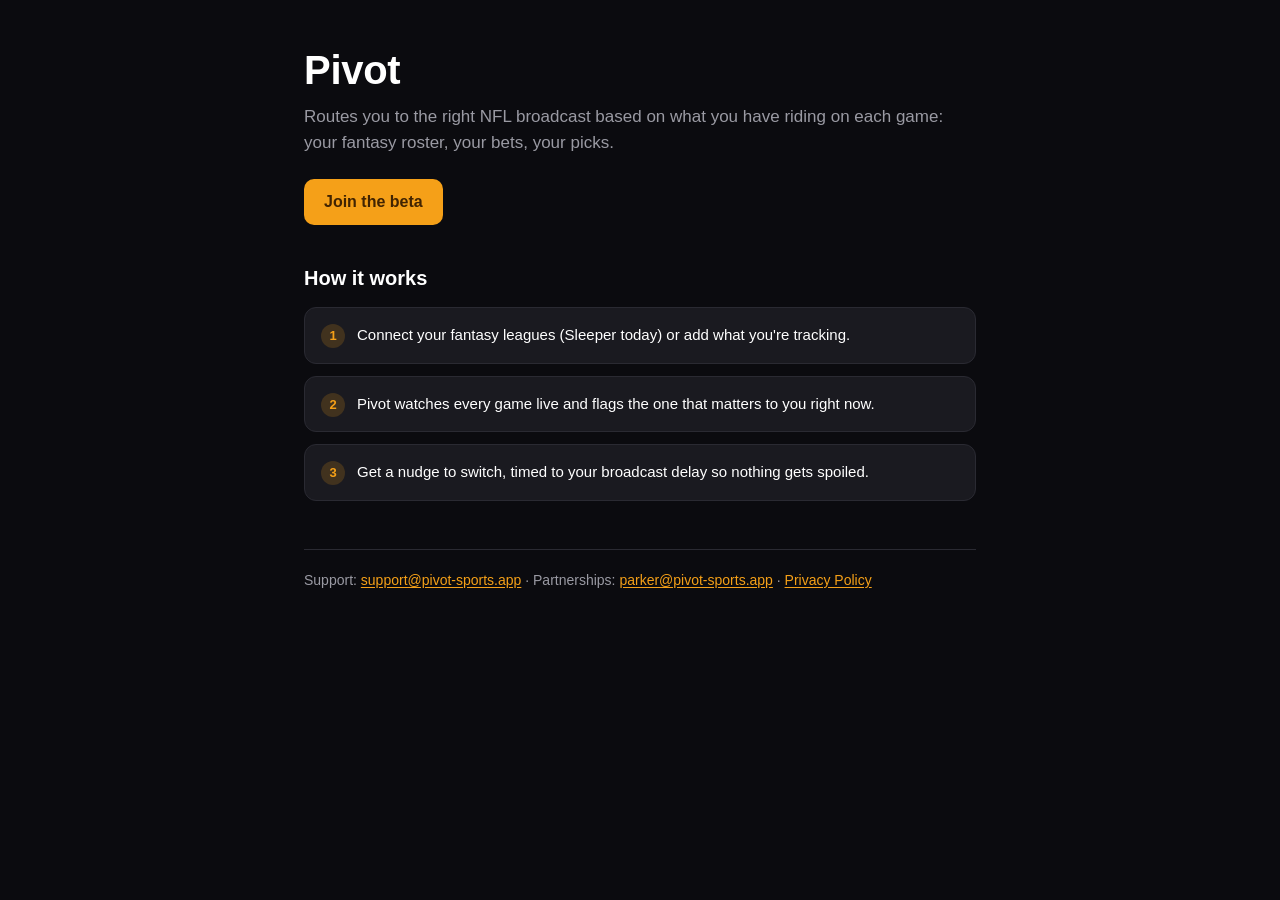
<file: index.html>
<!DOCTYPE html>
<html lang="en">
<head>
<meta charset="UTF-8">
<meta name="viewport" content="width=device-width, initial-scale=1.0">
<title>Pivot</title>
<meta name="description" content="Routes you to the right NFL broadcast based on what you have riding on each game: your fantasy roster, your bets, your picks.">
<meta property="og:title" content="Pivot">
<meta property="og:description" content="Routes you to the right NFL broadcast based on what you have riding on each game: your fantasy roster, your bets, your picks.">
<link rel="stylesheet" href="/styles.css">
</head>
<body>

<main>
  <header class="hero">
    <h1>Pivot</h1>
    <p class="tagline">Routes you to the right NFL broadcast based on what you have riding on each game: your fantasy roster, your bets, your picks.</p>
    <!--
      BETA_URL: this href is the only definition of the beta signup link.
      TODO: replace "#" with the real beta signup URL.
    -->
    <a class="cta" href="#">Join the beta</a>
  </header>

  <section aria-labelledby="how-it-works">
    <h2 id="how-it-works">How it works</h2>
    <ol class="steps">
      <li>Connect your fantasy leagues (Sleeper today) or add what you're tracking.</li>
      <li>Pivot watches every game live and flags the one that matters to you right now.</li>
      <li>Get a nudge to switch, timed to your broadcast delay so nothing gets spoiled.</li>
    </ol>
  </section>

  <!--
    Screenshots stay commented out until the files exist, so the page does not
    show broken images. Add the PNGs named in assets/screenshots/README.md, then
    uncomment this section.

  <section class="screenshots" aria-label="App screenshots">
    <img src="/assets/screenshots/home.png" alt="Pivot home screen">
    <img src="/assets/screenshots/live.png" alt="A live game flagged in Pivot">
    <img src="/assets/screenshots/lineup.png" alt="A lineup tracked in Pivot">
  </section>
  -->
</main>

<footer>
  <p>Support: <a href="mailto:support@pivot-sports.app">support@pivot-sports.app</a> · Partnerships: <a href="mailto:parker@pivot-sports.app">parker@pivot-sports.app</a> · <a href="/privacy.html">Privacy Policy</a></p>
</footer>

</body>
</html>
</file>
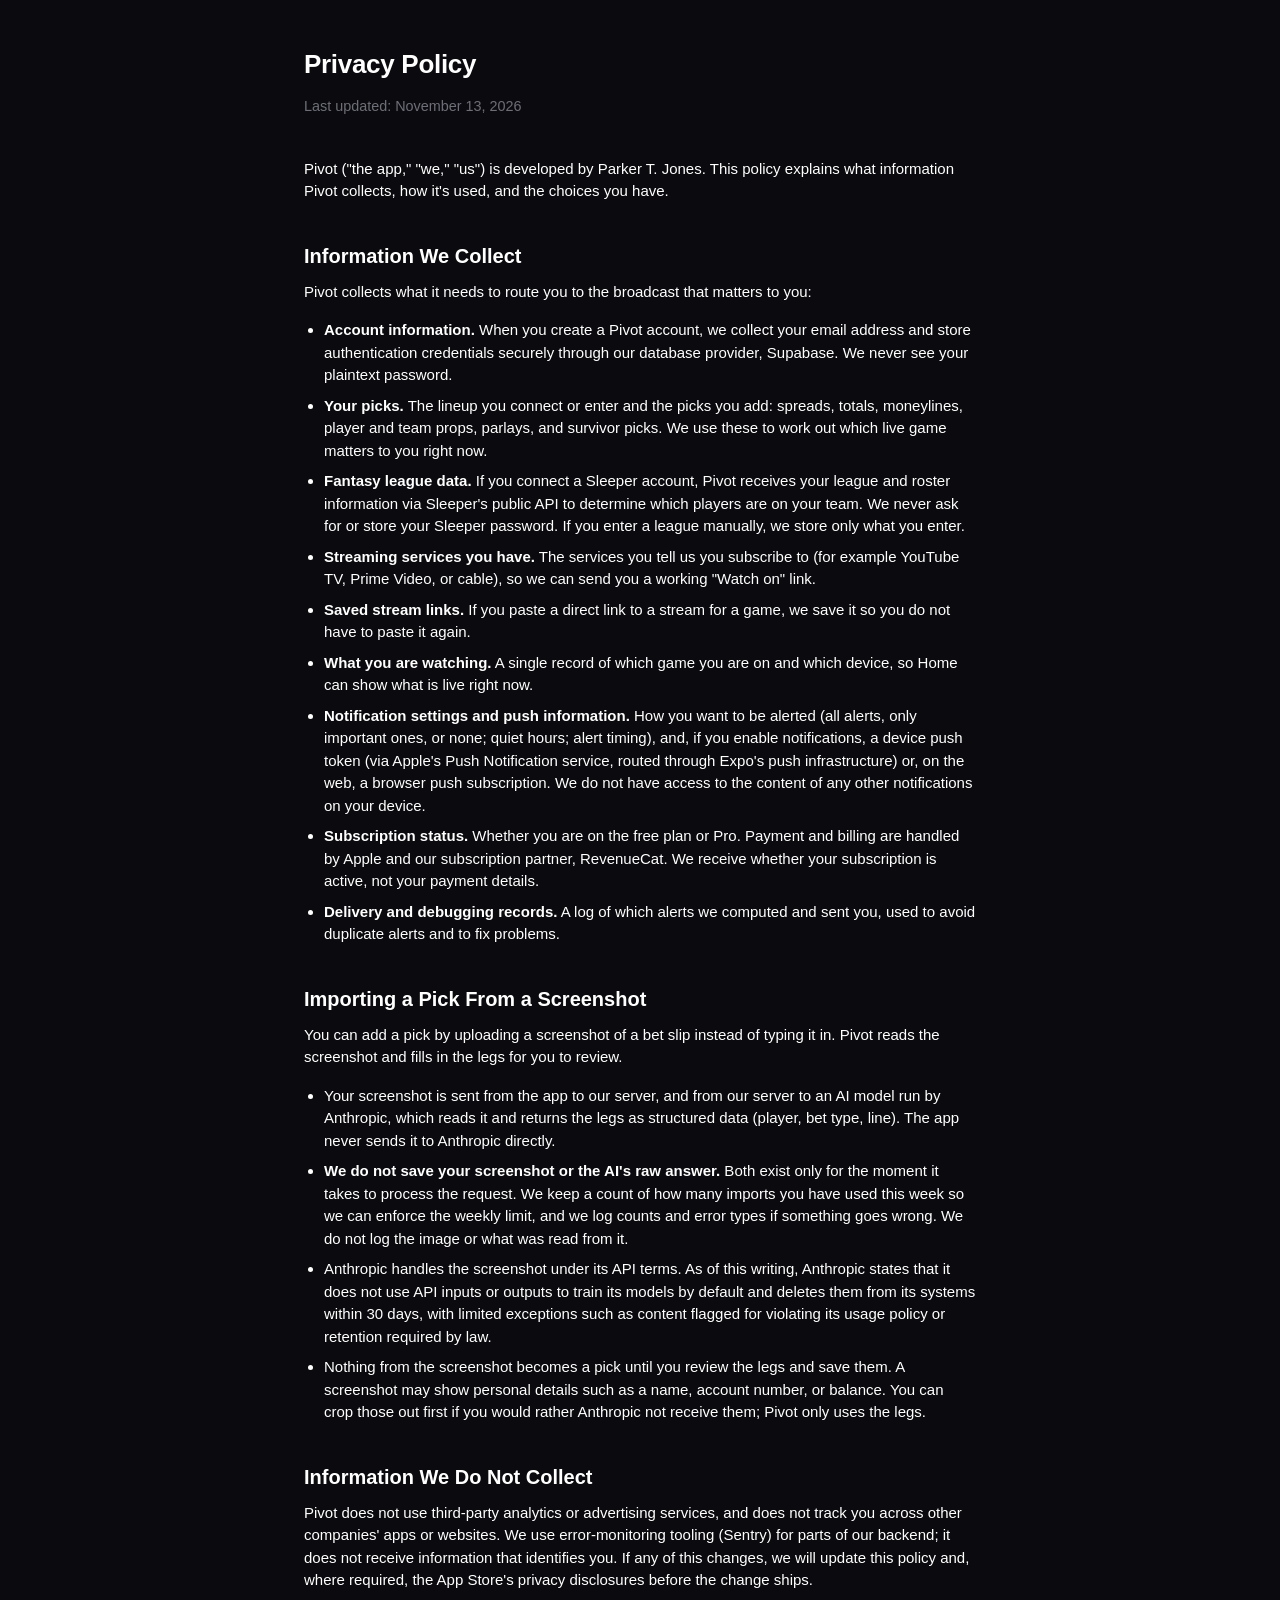
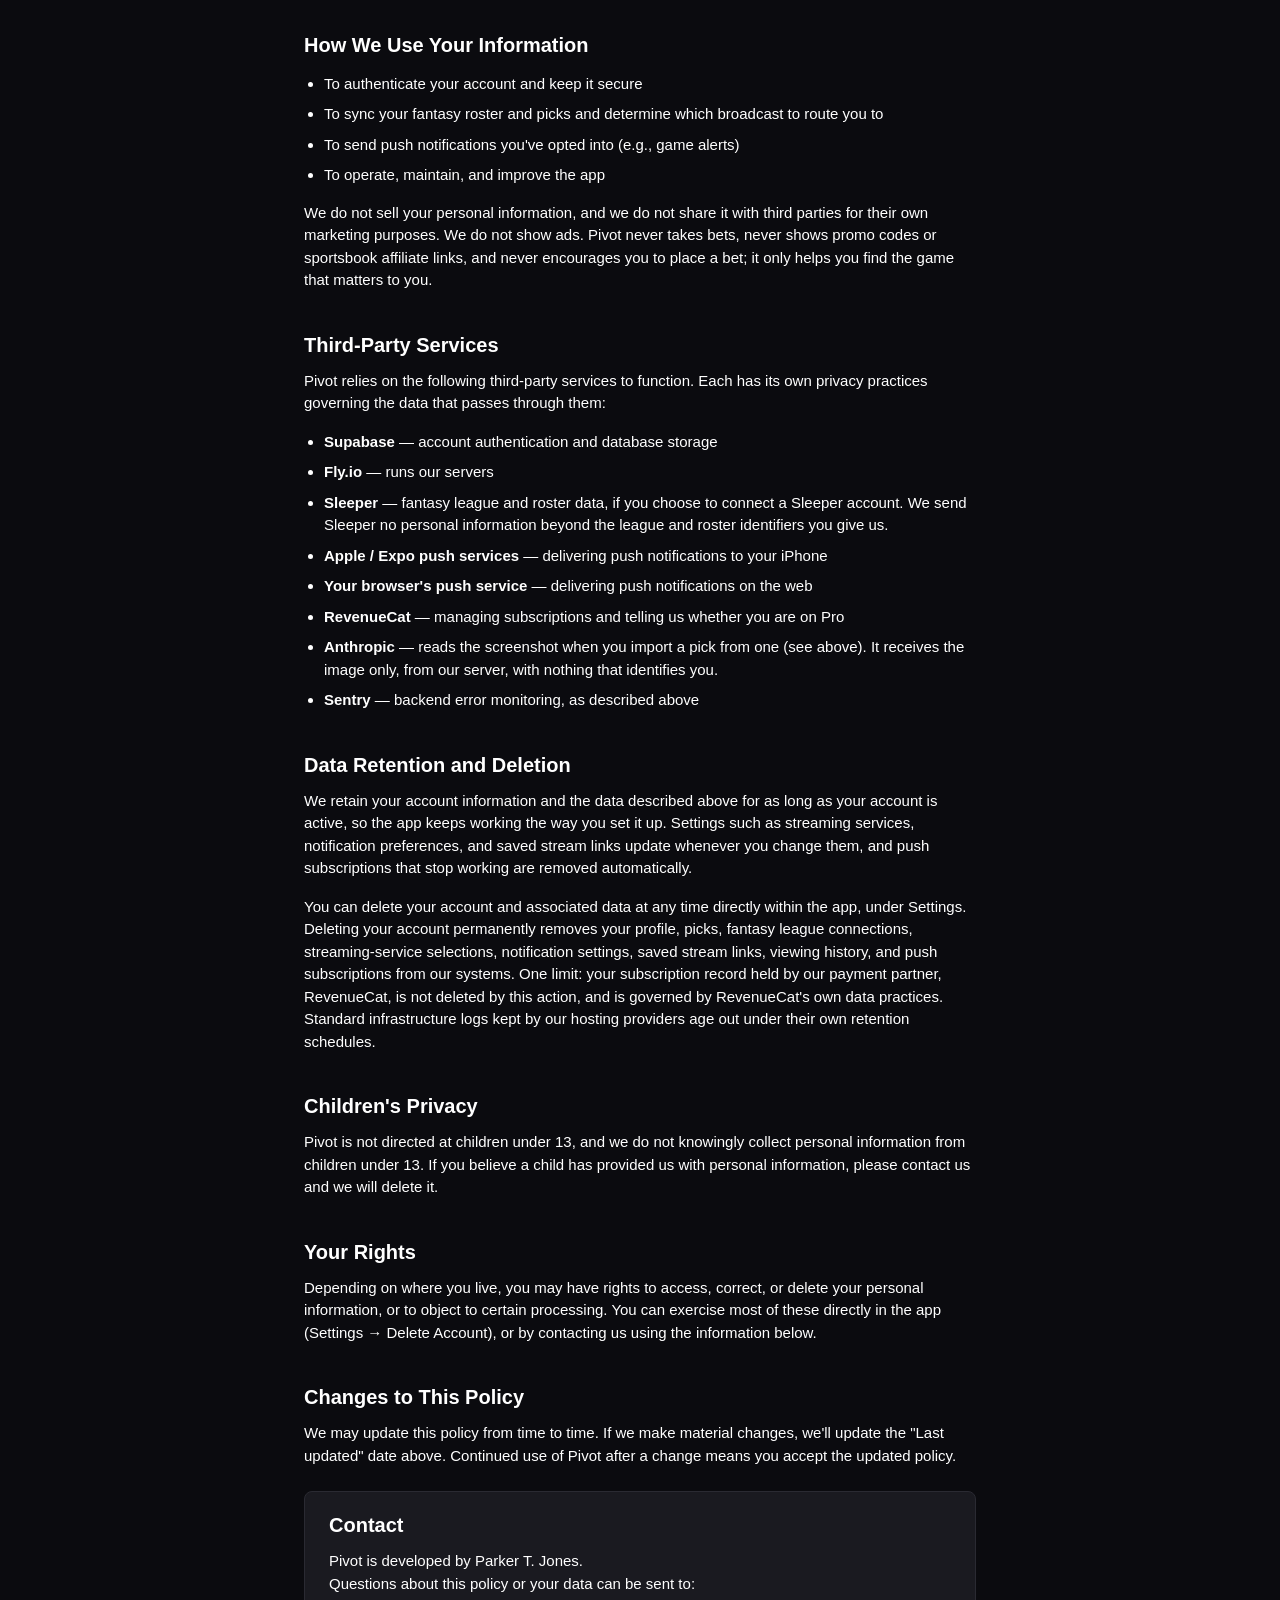
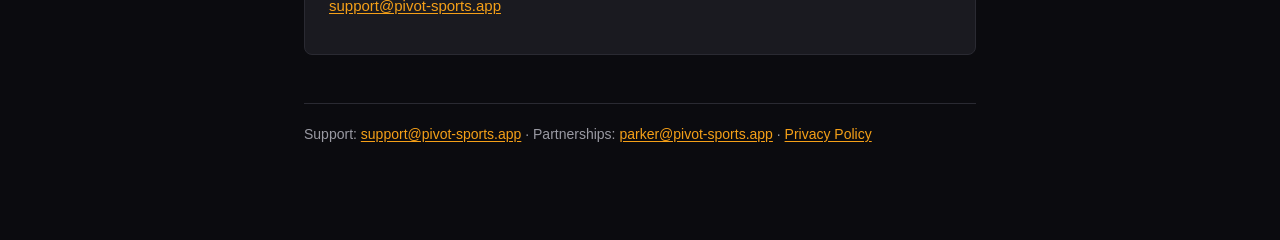
<file: privacy.html>
<!DOCTYPE html>
<html lang="en">
<head>
<meta charset="UTF-8">
<meta name="viewport" content="width=device-width, initial-scale=1.0">
<title>Privacy Policy — Pivot</title>
<meta name="description" content="Routes you to the right NFL broadcast based on what you have riding on each game: your fantasy roster, your bets, your picks.">
<meta property="og:title" content="Privacy Policy — Pivot">
<meta property="og:description" content="Routes you to the right NFL broadcast based on what you have riding on each game: your fantasy roster, your bets, your picks.">
<link rel="stylesheet" href="/styles.css">
</head>
<body>

<h1>Privacy Policy</h1>
<p class="updated">Last updated: November 13, 2026</p>

<p>Pivot ("the app," "we," "us") is developed by Parker T. Jones. This policy explains
what information Pivot collects, how it's used, and the choices you have.</p>

<h2>Information We Collect</h2>
<p>Pivot collects what it needs to route you to the broadcast that matters to you:</p>
<ul>
  <li><strong>Account information.</strong> When you create a Pivot account, we
  collect your email address and store authentication credentials securely
  through our database provider, Supabase. We never see your plaintext
  password.</li>
  <li><strong>Your picks.</strong> The lineup you connect or enter and the picks
  you add: spreads, totals, moneylines, player and team props, parlays, and
  survivor picks. We use these to work out which live game matters to you right
  now.</li>
  <li><strong>Fantasy league data.</strong> If you connect a Sleeper account,
  Pivot receives your league and roster information via Sleeper's public
  API to determine which players are on your team. We never ask for or store
  your Sleeper password. If you enter a league manually, we store only what you
  enter.</li>
  <li><strong>Streaming services you have.</strong> The services you tell us
  you subscribe to (for example YouTube TV, Prime Video, or cable), so we can
  send you a working "Watch on" link.</li>
  <li><strong>Saved stream links.</strong> If you paste a direct link to a
  stream for a game, we save it so you do not have to paste it again.</li>
  <li><strong>What you are watching.</strong> A single record of which game you
  are on and which device, so Home can show what is live right now.</li>
  <li><strong>Notification settings and push information.</strong> How you want
  to be alerted (all alerts, only important ones, or none; quiet hours; alert
  timing), and, if you enable notifications, a device push token (via Apple's
  Push Notification service, routed through Expo's push infrastructure) or, on
  the web, a browser push subscription. We do not have access to the content of
  any other notifications on your device.</li>
  <li><strong>Subscription status.</strong> Whether you are on the free plan or
  Pro. Payment and billing are handled by Apple and our subscription partner,
  RevenueCat. We receive whether your subscription is active, not your payment
  details.</li>
  <li><strong>Delivery and debugging records.</strong> A log of which alerts we
  computed and sent you, used to avoid duplicate alerts and to fix problems.</li>
</ul>

<h2>Importing a Pick From a Screenshot</h2>
<p>You can add a pick by uploading a screenshot of a bet slip instead of typing
it in. Pivot reads the screenshot and fills in the legs for you to review.</p>
<ul>
  <li>Your screenshot is sent from the app to our server, and from our server to
  an AI model run by Anthropic, which reads it and returns the legs as
  structured data (player, bet type, line). The app never sends it to Anthropic
  directly.</li>
  <li><strong>We do not save your screenshot or the AI's raw answer.</strong>
  Both exist only for the moment it takes to process the request. We keep a
  count of how many imports you have used this week so we can enforce the weekly
  limit, and we log counts and error types if something goes wrong. We do not
  log the image or what was read from it.</li>
  <li>Anthropic handles the screenshot under its API terms. As of this
  writing, Anthropic states that it does not use API inputs or outputs to train
  its models by default and deletes them from its systems within 30 days, with
  limited exceptions such as content flagged for violating its usage policy or
  retention required by law.</li>
  <li>Nothing from the screenshot becomes a pick until you review the legs and
  save them. A screenshot may show personal details such as a name, account
  number, or balance. You can crop those out first if you would rather
  Anthropic not receive them; Pivot only uses the legs.</li>
</ul>

<h2>Information We Do Not Collect</h2>
<p>Pivot does not use third-party analytics or advertising services, and does
not track you across other companies' apps or websites. We use error-monitoring
tooling (Sentry) for parts of our backend; it does not receive information that
identifies you. If any of this changes, we will update this policy and, where
required, the App Store's privacy disclosures before the change ships.</p>

<h2>How We Use Your Information</h2>
<ul>
  <li>To authenticate your account and keep it secure</li>
  <li>To sync your fantasy roster and picks and determine which broadcast to route you to</li>
  <li>To send push notifications you've opted into (e.g., game alerts)</li>
  <li>To operate, maintain, and improve the app</li>
</ul>
<p>We do not sell your personal information, and we do not share it with
third parties for their own marketing purposes. We do not show ads. Pivot never
takes bets, never shows promo codes or sportsbook affiliate links, and never
encourages you to place a bet; it only helps you find the game that matters to
you.</p>

<h2>Third-Party Services</h2>
<p>Pivot relies on the following third-party services to function. Each has
its own privacy practices governing the data that passes through them:</p>
<ul>
  <li><strong>Supabase</strong> — account authentication and database
  storage</li>
  <li><strong>Fly.io</strong> — runs our servers</li>
  <li><strong>Sleeper</strong> — fantasy league and roster data, if you
  choose to connect a Sleeper account. We send Sleeper no personal information
  beyond the league and roster identifiers you give us.</li>
  <li><strong>Apple / Expo push services</strong> — delivering push
  notifications to your iPhone</li>
  <li><strong>Your browser's push service</strong> — delivering push
  notifications on the web</li>
  <li><strong>RevenueCat</strong> — managing subscriptions and telling us
  whether you are on Pro</li>
  <li><strong>Anthropic</strong> — reads the screenshot when you import a pick
  from one (see above). It receives the image only, from our server, with
  nothing that identifies you.</li>
  <li><strong>Sentry</strong> — backend error monitoring, as described
  above</li>
</ul>

<h2>Data Retention and Deletion</h2>
<p>We retain your account information and the data described above for as long
as your account is active, so the app keeps working the way you set it up.
Settings such as streaming services, notification preferences, and saved stream
links update whenever you change them, and push subscriptions that stop working
are removed automatically.</p>
<p>You can delete your account and associated data at any time directly within
the app, under Settings. Deleting your account permanently removes your profile,
picks, fantasy league connections, streaming-service selections, notification
settings, saved stream links, viewing history, and push subscriptions from our
systems. One limit: your subscription record held by our payment partner,
RevenueCat, is not deleted by this action, and is governed by RevenueCat's own
data practices. Standard infrastructure logs kept by our hosting providers age
out under their own retention schedules.</p>

<h2>Children's Privacy</h2>
<p>Pivot is not directed at children under 13, and we do not knowingly
collect personal information from children under 13. If you believe a child
has provided us with personal information, please contact us and we will
delete it.</p>

<h2>Your Rights</h2>
<p>Depending on where you live, you may have rights to access, correct, or
delete your personal information, or to object to certain processing. You
can exercise most of these directly in the app (Settings → Delete Account),
or by contacting us using the information below.</p>

<h2>Changes to This Policy</h2>
<p>We may update this policy from time to time. If we make material changes,
we'll update the "Last updated" date above. Continued use of Pivot after a
change means you accept the updated policy.</p>

<div class="contact">
  <h2 style="margin-top:0;">Contact</h2>
  <p>Pivot is developed by Parker T. Jones.<br>
  Questions about this policy or your data can be sent to:<br>
  <a href="mailto:support@pivot-sports.app">support@pivot-sports.app</a></p>
</div>

<footer>
  <p>Support: <a href="mailto:support@pivot-sports.app">support@pivot-sports.app</a> · Partnerships: <a href="mailto:parker@pivot-sports.app">parker@pivot-sports.app</a> · <a href="/privacy.html">Privacy Policy</a></p>
</footer>

</body>
</html>
</file>
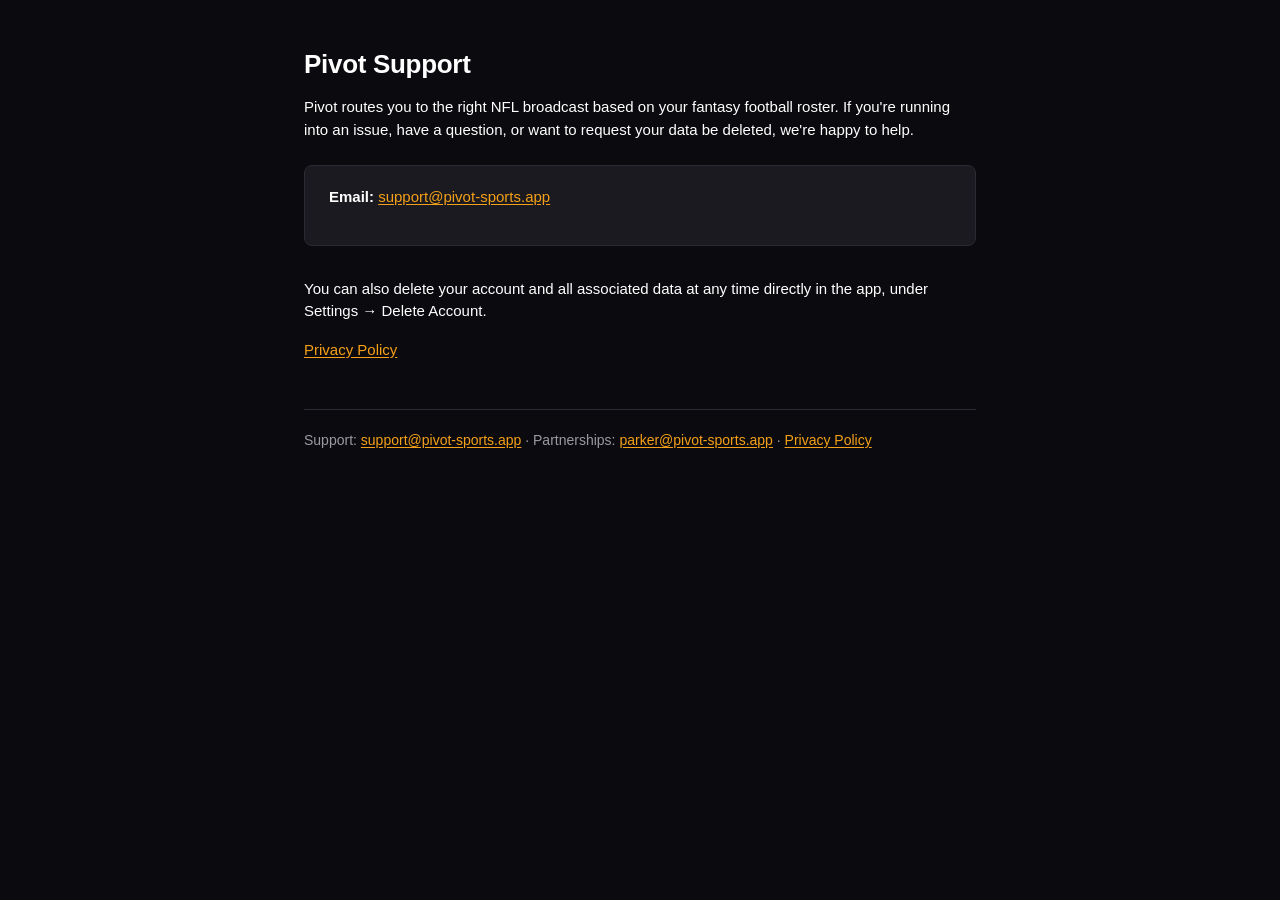
<file: support.html>
<!DOCTYPE html>
<html lang="en">
<head>
<meta charset="UTF-8">
<meta name="viewport" content="width=device-width, initial-scale=1.0">
<title>Support — Pivot</title>
<meta name="description" content="Routes you to the right NFL broadcast based on what you have riding on each game: your fantasy roster, your bets, your picks.">
<meta property="og:title" content="Support — Pivot">
<meta property="og:description" content="Routes you to the right NFL broadcast based on what you have riding on each game: your fantasy roster, your bets, your picks.">
<link rel="stylesheet" href="/styles.css">
</head>
<body>

<h1>Pivot Support</h1>

<p>Pivot routes you to the right NFL broadcast based on your fantasy football
roster. If you're running into an issue, have a question, or want to request
your data be deleted, we're happy to help.</p>

<div class="contact">
  <p><strong>Email:</strong> <a href="mailto:support@pivot-sports.app">support@pivot-sports.app</a></p>
</div>

<p style="margin-top: 2rem;">You can also delete your account and all
associated data at any time directly in the app, under Settings → Delete
Account.</p>

<p><a href="/privacy.html">Privacy Policy</a></p>

<footer>
  <p>Support: <a href="mailto:support@pivot-sports.app">support@pivot-sports.app</a> · Partnerships: <a href="mailto:parker@pivot-sports.app">parker@pivot-sports.app</a> · <a href="/privacy.html">Privacy Policy</a></p>
</footer>

</body>
</html>
</file>
<file: styles.css>
/*
 * Color, spacing, and radius values copied from the Pivot app theme
 * (app/lib/theme.ts). Do not introduce colors that are not in that file.
 */
:root {
  --color-background: #0B0B0F;
  --color-surface: #1A1A20;
  --color-surface-raised: #22222A;
  --color-border: #2A2A32;
  --color-text-primary: #FFFFFF;
  --color-text-secondary: #9A9AA3;
  --color-text-tertiary: #6E6E78;
  --color-accent: #F5A018;
  --color-accent-pressed: #D68C10;
  --color-accent-muted: rgba(245, 160, 24, 0.18);
  --color-on-accent: #412402;
  --color-accent-border: rgba(245, 160, 24, 0.25);
  --color-brass: #A07C38;
  --color-well: #070709;
  --color-well-border: #1E1E25;
  --space-sm: 8px;
  --space-md: 12px;
  --space-lg: 16px;
  --space-lg2: 20px;
  --space-xl: 24px;
  --space-xxl: 32px;
  --space-xxxl: 40px;
  --space-huge: 48px;
  --radius-sm: 8px;
  --radius-md: 12px;
  --radius-control: 10px;
  --radius-lg: 16px;
  --radius-pill: 999px;
}

*,
*::before,
*::after {
  box-sizing: border-box;
}

html {
  background: var(--color-background);
  color-scheme: dark;
}

body {
  margin: 0 auto;
  max-width: 720px;
  padding: var(--space-huge) var(--space-xl) 96px;
  background: var(--color-background);
  color: var(--color-text-primary);
  font-family: -apple-system, BlinkMacSystemFont, "Segoe UI", Roboto, Helvetica, Arial, sans-serif;
  font-size: 15px;
  line-height: 1.5;
  overflow-wrap: break-word;
}

h1 {
  margin: 0 0 var(--space-lg);
  font-size: 26px;
  font-weight: 700;
  letter-spacing: -0.3px;
  line-height: 32px;
}

h2 {
  margin: 2.5rem 0 0.75rem;
  font-size: 20px;
  font-weight: 600;
  line-height: 26px;
}

p {
  margin: 0 0 1rem;
}

a {
  color: var(--color-accent);
  text-underline-offset: 2px;
}

a:hover,
a:focus-visible {
  color: var(--color-accent-pressed);
}

ul {
  padding-left: 1.25rem;
}

li {
  margin-bottom: 0.5rem;
}

.hero h1 {
  margin-bottom: var(--space-md);
  font-size: clamp(2rem, 8vw, 2.5rem);
  line-height: 1.1;
}

.tagline {
  margin-bottom: var(--space-xl);
  color: var(--color-text-secondary);
  font-size: 17px;
  line-height: 1.5;
}

.cta {
  display: inline-block;
  padding: var(--space-md) var(--space-lg2);
  border-radius: var(--radius-control);
  background: var(--color-accent);
  color: var(--color-on-accent);
  font-size: 16px;
  font-weight: 600;
  line-height: 22px;
  text-decoration: none;
}

.cta:hover,
.cta:focus-visible {
  background: var(--color-accent-pressed);
  color: var(--color-on-accent);
}

.steps {
  display: grid;
  gap: var(--space-md);
  margin: var(--space-lg) 0 0;
  padding: 0;
  list-style: none;
  counter-reset: step;
}

.steps li {
  position: relative;
  margin: 0;
  padding: var(--space-lg) var(--space-lg) var(--space-lg) 52px;
  border: 1px solid var(--color-border);
  border-radius: var(--radius-md);
  background: var(--color-surface);
}

.steps li::before {
  content: counter(step);
  position: absolute;
  left: var(--space-lg);
  top: var(--space-lg);
  width: 24px;
  height: 24px;
  border-radius: var(--radius-pill);
  background: var(--color-accent-muted);
  color: var(--color-accent);
  font-size: 13px;
  font-weight: 700;
  line-height: 24px;
  text-align: center;
  counter-increment: step;
}

.screenshots {
  display: grid;
  grid-template-columns: repeat(3, minmax(0, 1fr));
  gap: var(--space-md);
  margin-top: var(--space-xxxl);
}

.screenshots img {
  display: block;
  width: 100%;
  height: auto;
  border: 1px solid var(--color-border);
  border-radius: var(--radius-lg);
  background: var(--color-well);
}

.updated {
  margin-bottom: 2.5rem;
  color: var(--color-text-tertiary);
  font-size: 0.9rem;
}

.contact {
  margin-top: 1.5rem;
  padding: var(--space-lg2) var(--space-xl);
  border: 1px solid var(--color-border);
  border-radius: var(--radius-sm);
  background: var(--color-surface);
}

.contact h2 {
  margin-top: 0;
}

footer {
  margin-top: var(--space-huge);
  padding-top: var(--space-lg2);
  border-top: 1px solid var(--color-border);
  color: var(--color-text-secondary);
  font-size: 14px;
  line-height: 20px;
}

footer p {
  margin: 0;
}
</file>
